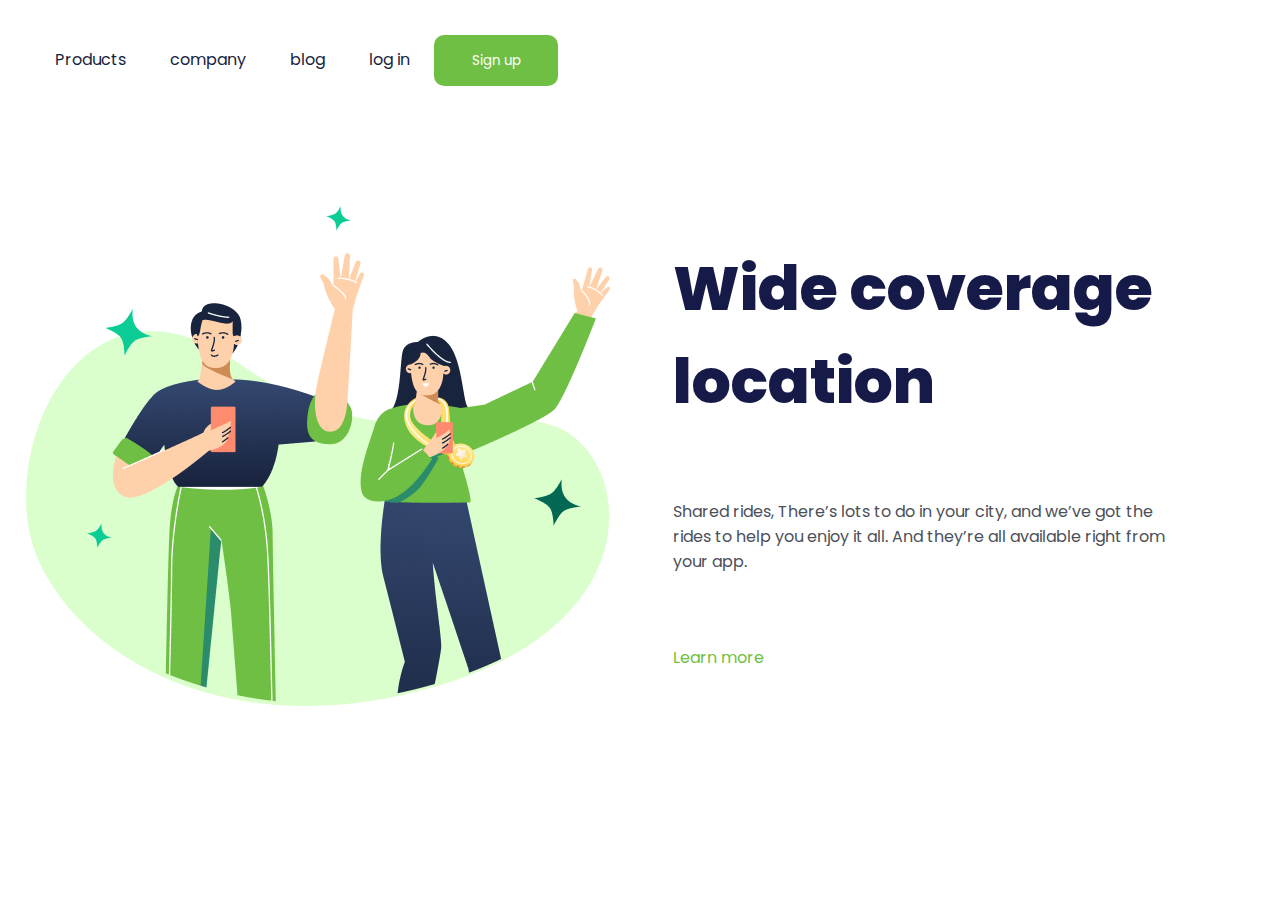
<file: CSS/desafios/desafio-02/index.html>
<!DOCTYPE html>
<html lang="en">
<head>
    <meta charset="UTF-8">
    <meta name="viewport" content="width=device-width, initial-scale=1.0">
    <link rel="stylesheet" href="style.css">
    <title>desafio-02</title>
</head>
<body>
    <header>
        <a href="#">Products</a>
        <a href="#">company</a>
        <a href="#">blog</a>
        <a href="#">log in</a>
        <button>Sign up</button>
    </header>

        <section>
            <img src="(Positive) Congratulation You get 40 point for your ride.png" alt="image-people">
        
        <aside>
            <h1>Wide coverage location</h1>
            <p>Shared rides, There’s lots to do in your city, and we’ve got the rides to help you enjoy it all. And they’re all available right from your app.</p>
    
            <a href="#">Learn more</a>
        </aside>
    </section>
</body>
</html>
</file>
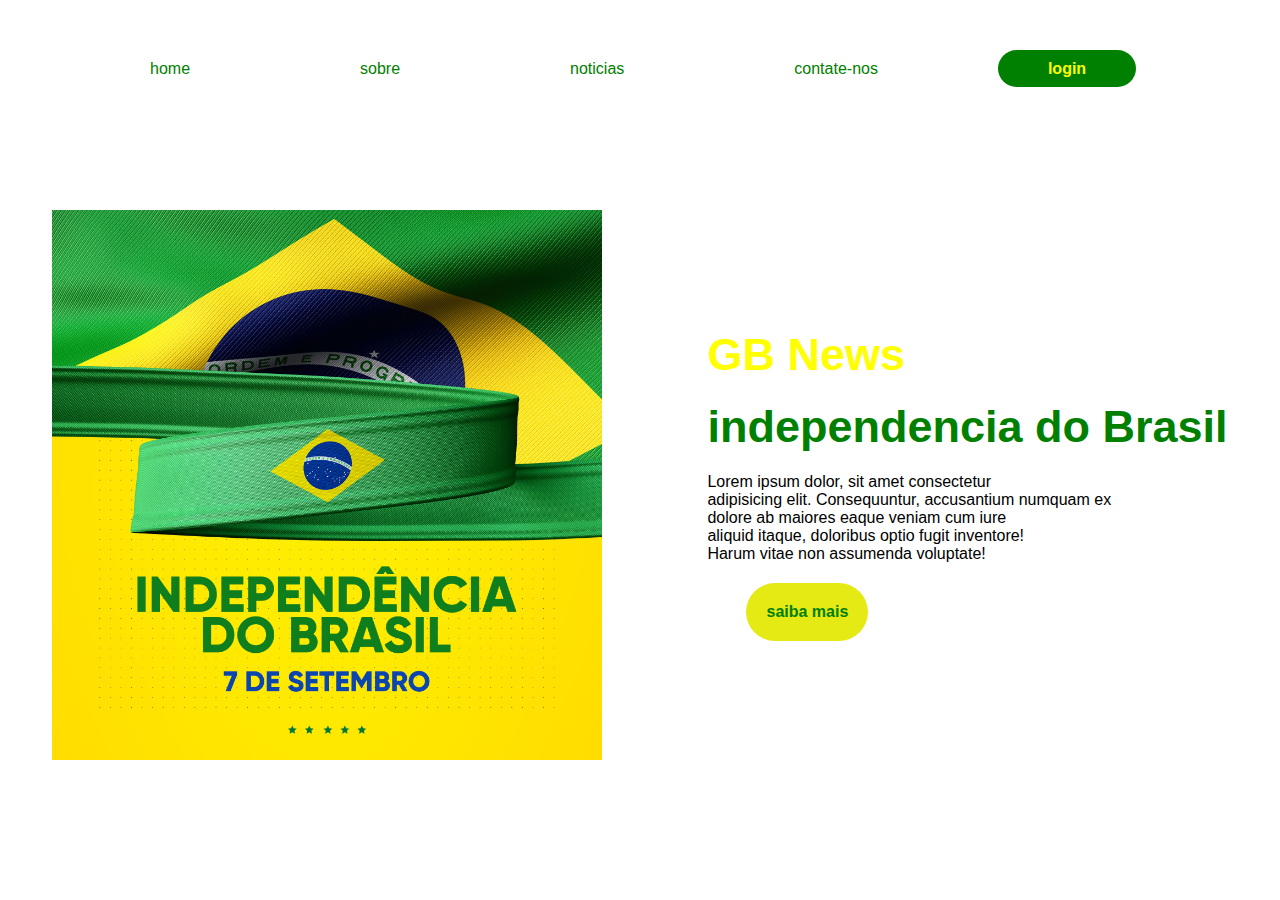
<file: CSS/desafios/desafio-01/desafio-02.html>
<!DOCTYPE html>
<html lang="pt-br">
<head>
    <meta charset="UTF-8">
    <meta name="viewport" content="width=device-width, initial-scale=1.0">
    <link rel="stylesheet" href="style.css">
    <title>landing-page</title>
</head>
<body>
    <header>
        <ul>
            <li><a href="#"></a>home</li>
            <li><a href="#"></a>sobre</li>
            <li><a href="#"></a>noticias</li>
            <li><a href="#"></a>contate-nos</li>
            <li><a href="#" id="login">login</a></li>
        </ul>
    </header>
    <div id="artigo">

            <img src="social_media_feed_independence_from_brazil_september_7.jpg" alt="imagem-sobre a independencia">

        <article>
            <h1>GB News</h1>
            <h2>independencia do Brasil</h2>
            <p>Lorem ipsum dolor, sit amet consectetur <br>adipisicing elit. Consequuntur, accusantium numquam ex <br>dolore ab maiores eaque veniam cum iure <br>aliquid itaque, doloribus optio fugit inventore! <br>Harum vitae non assumenda voluptate!</p>
            <section>
                <a href="#" id="button">saiba mais</a>
            </section>
        </article>
    </div>
</body>
</html>
</file>
<file: CSS/desafios/desafio-02/style.css>
@import url('https://fonts.googleapis.com/css2?family=Poppins:ital,wght@0,100;0,200;0,300;0,400;0,500;0,600;0,700;0,800;0,900;1,100;1,200;1,300;1,400;1,500;1,600;1,700;1,800;1,900&display=swap');

* {
    margin: 0;
    padding: 0;
    box-sizing: border-box;
    font-family: poppins, Arial, Helvetica, sans-serif;
}

header {
    margin: 35px 0px 120px 35px;
}

header a {
    text-decoration: none;
    color: #17233D;
    font-weight: 400;
    margin: 0px 20px;
}

header button {
    width: 124px;
    height: 51px;
    top: 32px;
    left: 420px;
    color: white;
    background-color: #6FBF44;
    border: none;
    border-radius: 10px;
    cursor: pointer;
}

section  {
    display: flex;
    flex-direction: row;
    justify-content: space-around;
}

section aside {
    display: flex;
    flex-direction: column;
    justify-content: space-around;
}

section aside h1 {
    width: 582px;
    font-size: 62px;
    font-weight: 800;
    color: #161A49;
}

section aside p {
    color: #4B505A;
    width: 493px;
}

section aside a {
    text-decoration: none;
    color: #6FBF44;
}
</file>
<file: CSS/desafios/desafio-01/style.css>
* {
    margin: 0;
    padding: 0;
    box-sizing: border-box;
    font-family: Arial, Helvetica, sans-serif;
    list-style: none;
}

header {
    padding: 30px;
    margin: 30px 70px;
}

header ul {
    display: flex;
    gap: 120px;
}

header ul li {
    color: green;
    font-weight: 500;
}

header ul li a {
    padding: 25px;
    font-weight: 800;
}

header ul li #login {
    background-color: green;
    color: yellow;
    font-weight: 800;
    text-decoration: none;
    border-radius: 50px;
    padding: 10px 50px;
}

div#artigo {
    display: flex;
    justify-content: space-around;
    align-items: center;
    margin-top: 8%;
}

div#artigo article {
    display: flex;
    flex-direction: column;
    gap: 20px;
}

div#artigo article h1 {
    font-weight: 800;
    color: yellow;
}

div#artigo article
h2 {
    color: green;
}

div#artigo article h1,
h2 {
    font-size: 45px;
}

div#artigo article p {
    font-weight: 500;
}

div#artigo article section {
    display: flex;
    justify-content: center;
    align-items: center;
    width: 200px;
}

div#artigo article section a {
    padding: 20px;
    background-color: rgb(229, 233, 20);
    color: green;
    font-weight: bold;
    text-decoration: none;
    border-radius: 50px;
}

div#artigo img {
    width: 550px;
}
</file>
